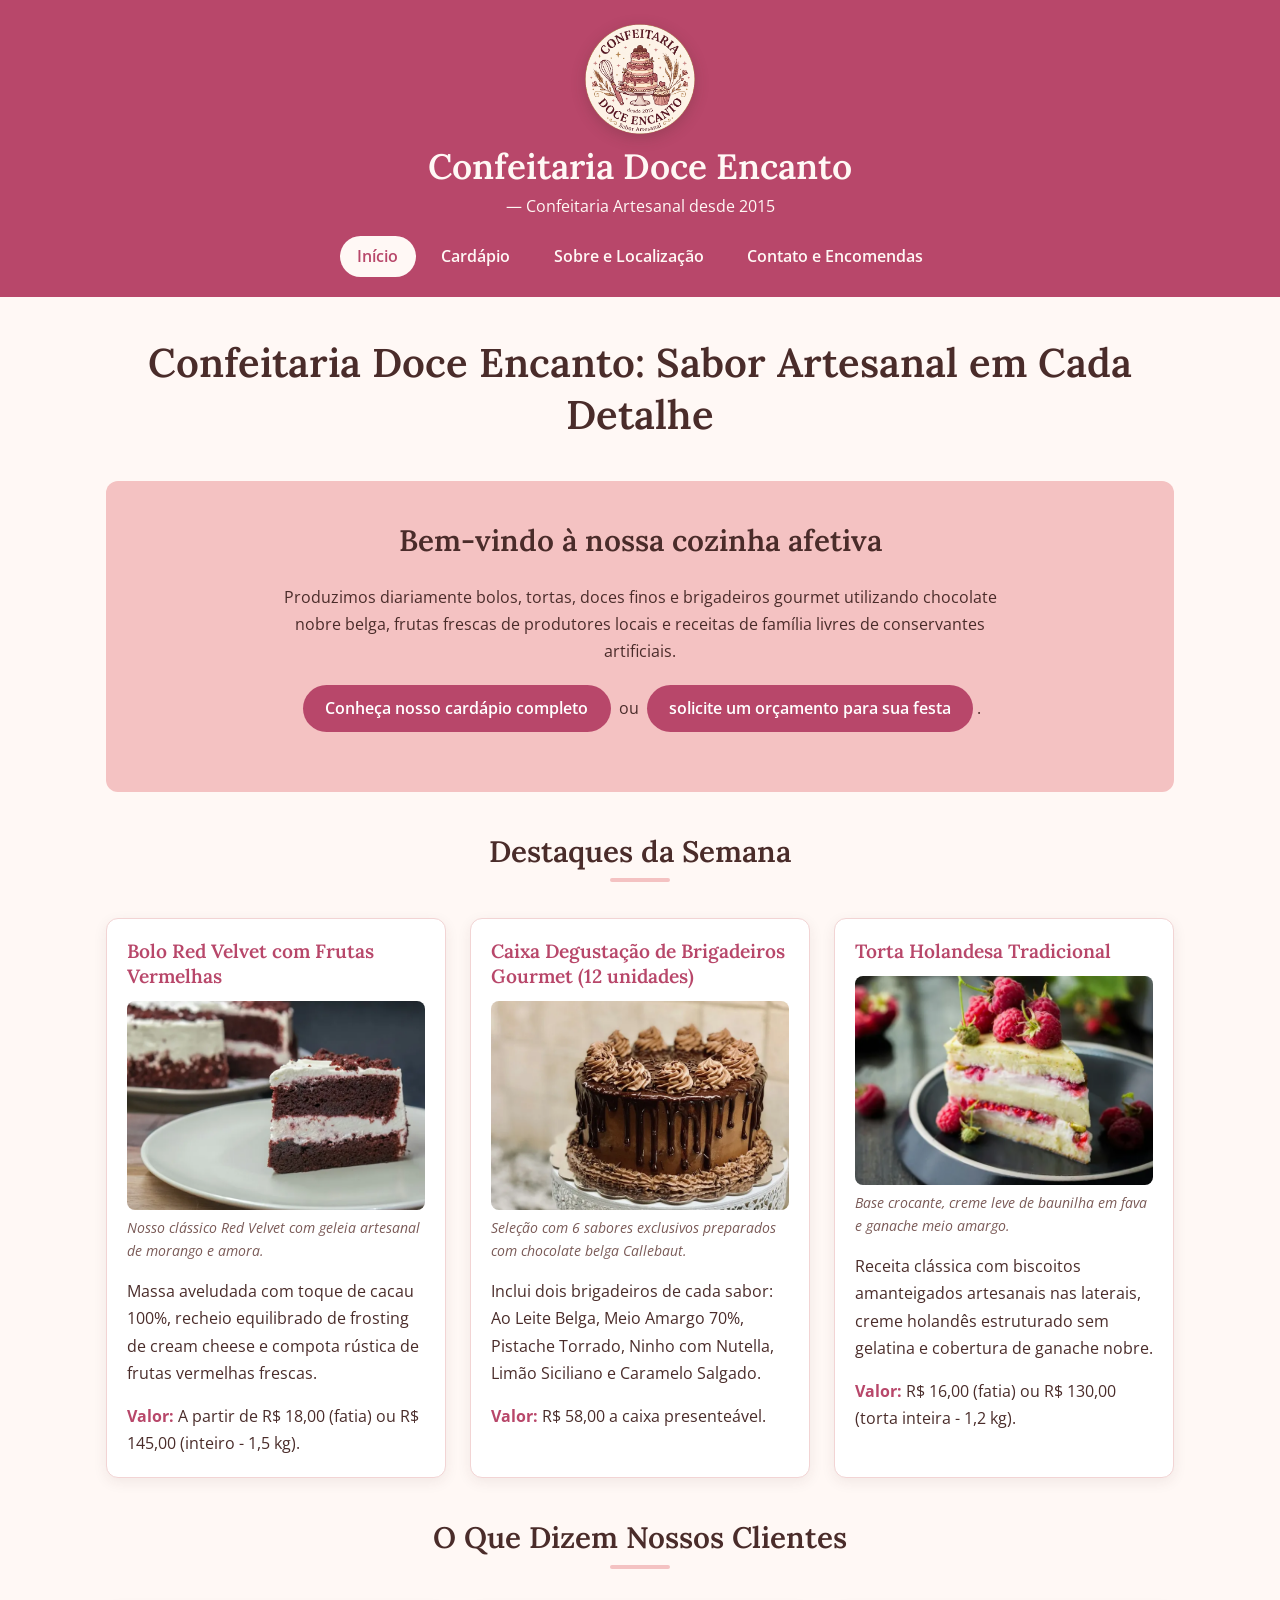
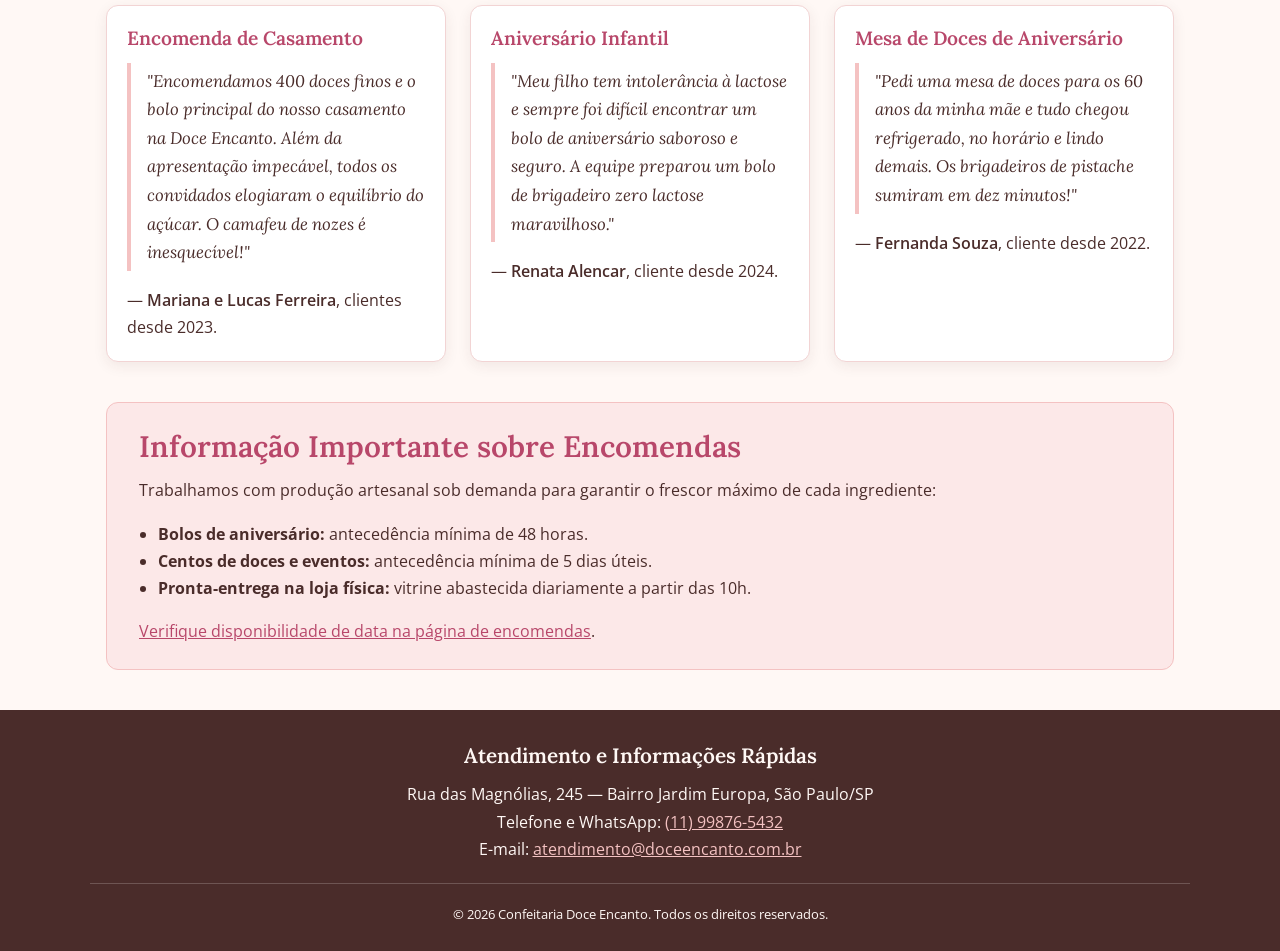
<file: index.html>
<!DOCTYPE html>
<html lang="pt-BR">

<head>
    <meta charset="UTF-8">
    <meta name="viewport" content="width=device-width, initial-scale=1.0">
    <meta name="description"
        content="Confeitaria Doce Encanto: doces artesanais, bolos festivos e brigadeiros gourmet feitos com ingredientes selecionados.">
    <title>Início | Confeitaria Doce Encanto</title>
    <link rel="stylesheet" href="css/style.css">
</head>

<body>
    <a href="#conteudo-principal">Pular para o conteúdo principal</a>

    <header>
        <p><img src="img/logo-doce-encanto.png" alt="Logo da Confeitaria Doce Encanto: bolo de três andares com batedor de claras e cupcake" width="386" height="387"><strong>Confeitaria Doce Encanto</strong> — Confeitaria Artesanal desde 2015</p>
        <nav aria-label="Navegação principal">
            <ul>
                <li><a href="index.html" aria-current="page">Início</a></li>
                <li><a href="cardapio.html">Cardápio</a></li>
                <li><a href="sobre.html">Sobre e Localização</a></li>
                <li><a href="contato.html">Contato e Encomendas</a></li>
            </ul>
        </nav>
    </header>

    <main id="conteudo-principal">
        <h1>Confeitaria Doce Encanto: Sabor Artesanal em Cada Detalhe</h1>

        <section aria-labelledby="titulo-apresentacao">
            <h2 id="titulo-apresentacao">Bem-vindo à nossa cozinha afetiva</h2>
            <p>Produzimos diariamente bolos, tortas, doces finos e brigadeiros gourmet utilizando chocolate nobre belga,
                frutas frescas de produtores locais e receitas de família livres de conservantes artificiais.</p>
            <p><a href="cardapio.html">Conheça nosso cardápio completo</a> ou <a href="contato.html">solicite um
                    orçamento para sua festa</a>.</p>
        </section>

        <section aria-labelledby="titulo-destaques">
            <h2 id="titulo-destaques">Destaques da Semana</h2>

            <article>
                <h3>Bolo Red Velvet com Frutas Vermelhas</h3>
                <figure>
                    <img src="img/bolo-red-velvet.webp"
                        alt="Fatia de bolo Red Velvet em camadas vermelhas intercaladas com recheio branco de cream cheese e decorado com morangos e mirtilos frescos no topo."
                        width="400" height="280">
                    <figcaption>Nosso clássico Red Velvet com geleia artesanal de morango e amora.</figcaption>
                </figure>
                <p>Massa aveludada com toque de cacau 100%, recheio equilibrado de frosting de cream cheese e compota
                    rústica de frutas vermelhas frescas.</p>
                <p><strong>Valor:</strong> A partir de R$ 18,00 (fatia) ou R$ 145,00 (inteiro - 1,5 kg).</p>
            </article>

            <article>
                <h3>Caixa Degustação de Brigadeiros Gourmet (12 unidades)</h3>
                <figure>
                    <img src="img/doces-finos.webp"
                        alt="Doces finos de chocolate e brigadeiros artesanais decorados com confeitos belgas, pistache triturado e avelãs."
                        width="400" height="280">
                    <figcaption>Seleção com 6 sabores exclusivos preparados com chocolate belga Callebaut.</figcaption>
                </figure>
                <p>Inclui dois brigadeiros de cada sabor: Ao Leite Belga, Meio Amargo 70%, Pistache Torrado, Ninho com
                    Nutella, Limão Siciliano e Caramelo Salgado.</p>
                <p><strong>Valor:</strong> R$ 58,00 a caixa presenteável.</p>
            </article>

            <article>
                <h3>Torta Holandesa Tradicional</h3>
                <figure>
                    <img src="img/torta-doce.webp"
                        alt="Fatia de torta doce com base de biscoito amanteigado, creme claro aerado e cobertura brilhante de ganache de chocolate."
                        width="400" height="280">
                    <figcaption>Base crocante, creme leve de baunilha em fava e ganache meio amargo.</figcaption>
                </figure>
                <p>Receita clássica com biscoitos amanteigados artesanais nas laterais, creme holandês estruturado sem
                    gelatina e cobertura de ganache nobre.</p>
                <p><strong>Valor:</strong> R$ 16,00 (fatia) ou R$ 130,00 (torta inteira - 1,2 kg).</p>
            </article>
        </section>

        <section aria-labelledby="titulo-depoimentos">
            <h2 id="titulo-depoimentos">O Que Dizem Nossos Clientes</h2>

            <article>
                <h3>Encomenda de Casamento</h3>
                <blockquote>
                    <p>"Encomendamos 400 doces finos e o bolo principal do nosso casamento na Doce Encanto. Além da
                        apresentação impecável, todos os convidados elogiaram o equilíbrio do açúcar. O camafeu de nozes
                        é inesquecível!"</p>
                </blockquote>
                <p>— <cite>Mariana e Lucas Ferreira</cite>, clientes desde 2023.</p>
            </article>

            <article>
                <h3>Aniversário Infantil</h3>
                <blockquote>
                    <p>"Meu filho tem intolerância à lactose e sempre foi difícil encontrar um bolo de aniversário
                        saboroso e seguro. A equipe preparou um bolo de brigadeiro zero lactose maravilhoso."</p>
                </blockquote>
                <p>— <cite>Renata Alencar</cite>, cliente desde 2024.</p>
            </article>

            <article>
                <h3>Mesa de Doces de Aniversário</h3>
                <blockquote>
                    <p>"Pedi uma mesa de doces para os 60 anos da minha mãe e tudo chegou refrigerado, no horário e
                        lindo demais. Os brigadeiros de pistache sumiram em dez minutos!"</p>
                </blockquote>
                <p>— <cite>Fernanda Souza</cite>, cliente desde 2022.</p>
            </article>
        </section>

        <aside aria-labelledby="titulo-aviso-encomendas">
            <h2 id="titulo-aviso-encomendas">Informação Importante sobre Encomendas</h2>
            <p>Trabalhamos com produção artesanal sob demanda para garantir o frescor máximo de cada ingrediente:</p>
            <ul>
                <li><strong>Bolos de aniversário:</strong> antecedência mínima de 48 horas.</li>
                <li><strong>Centos de doces e eventos:</strong> antecedência mínima de 5 dias úteis.</li>
                <li><strong>Pronta-entrega na loja física:</strong> vitrine abastecida diariamente a partir das 10h.
                </li>
            </ul>
            <p><a href="contato.html">Verifique disponibilidade de data na página de encomendas</a>.</p>
        </aside>
    </main>

    <footer>
        <h2>Atendimento e Informações Rápidas</h2>
        <address>
            Rua das Magnólias, 245 — Bairro Jardim Europa, São Paulo/SP<br>
            Telefone e WhatsApp: <a href="tel:+5511998765432">(11) 99876-5432</a><br>
            E-mail: <a href="mailto:atendimento@doceencanto.com.br">atendimento@doceencanto.com.br</a>
        </address>
        <p><small>&copy; 2026 Confeitaria Doce Encanto. Todos os direitos reservados.</small></p>
    </footer>
</body>

</html>
</file>
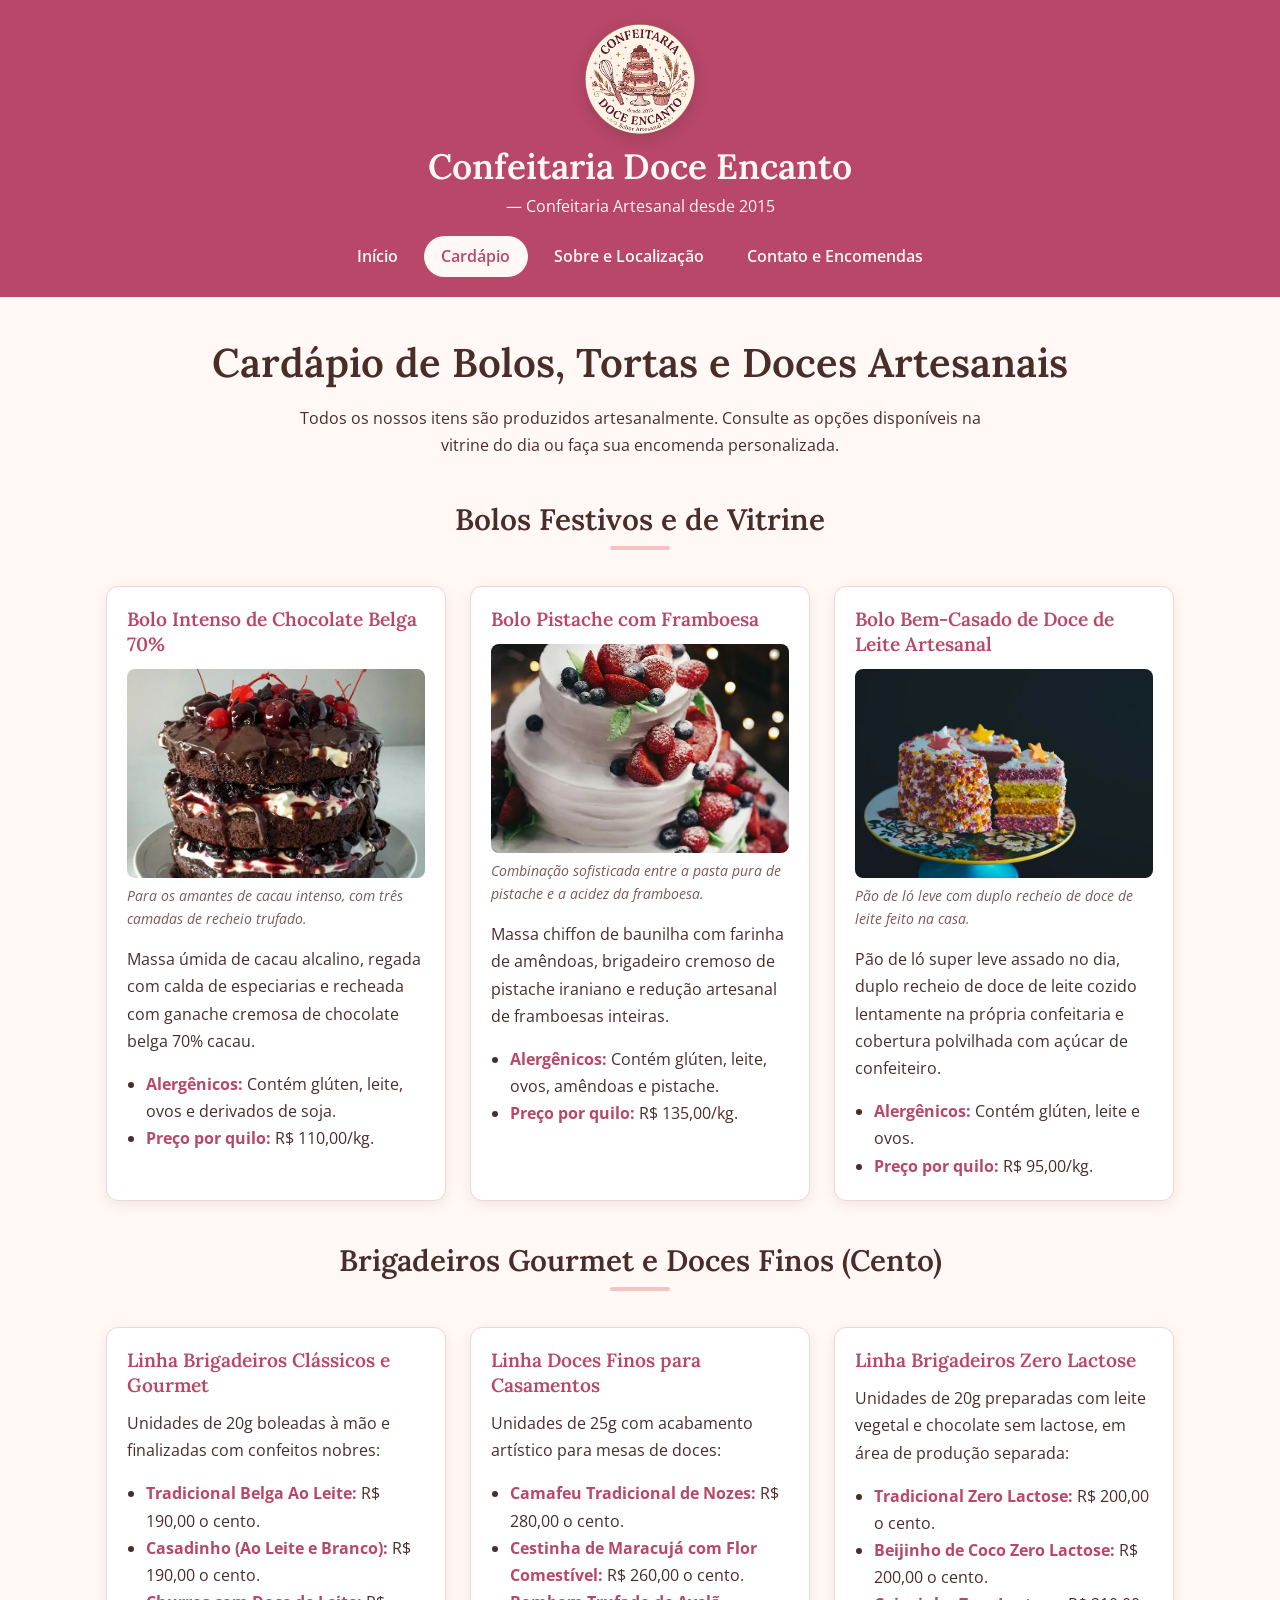
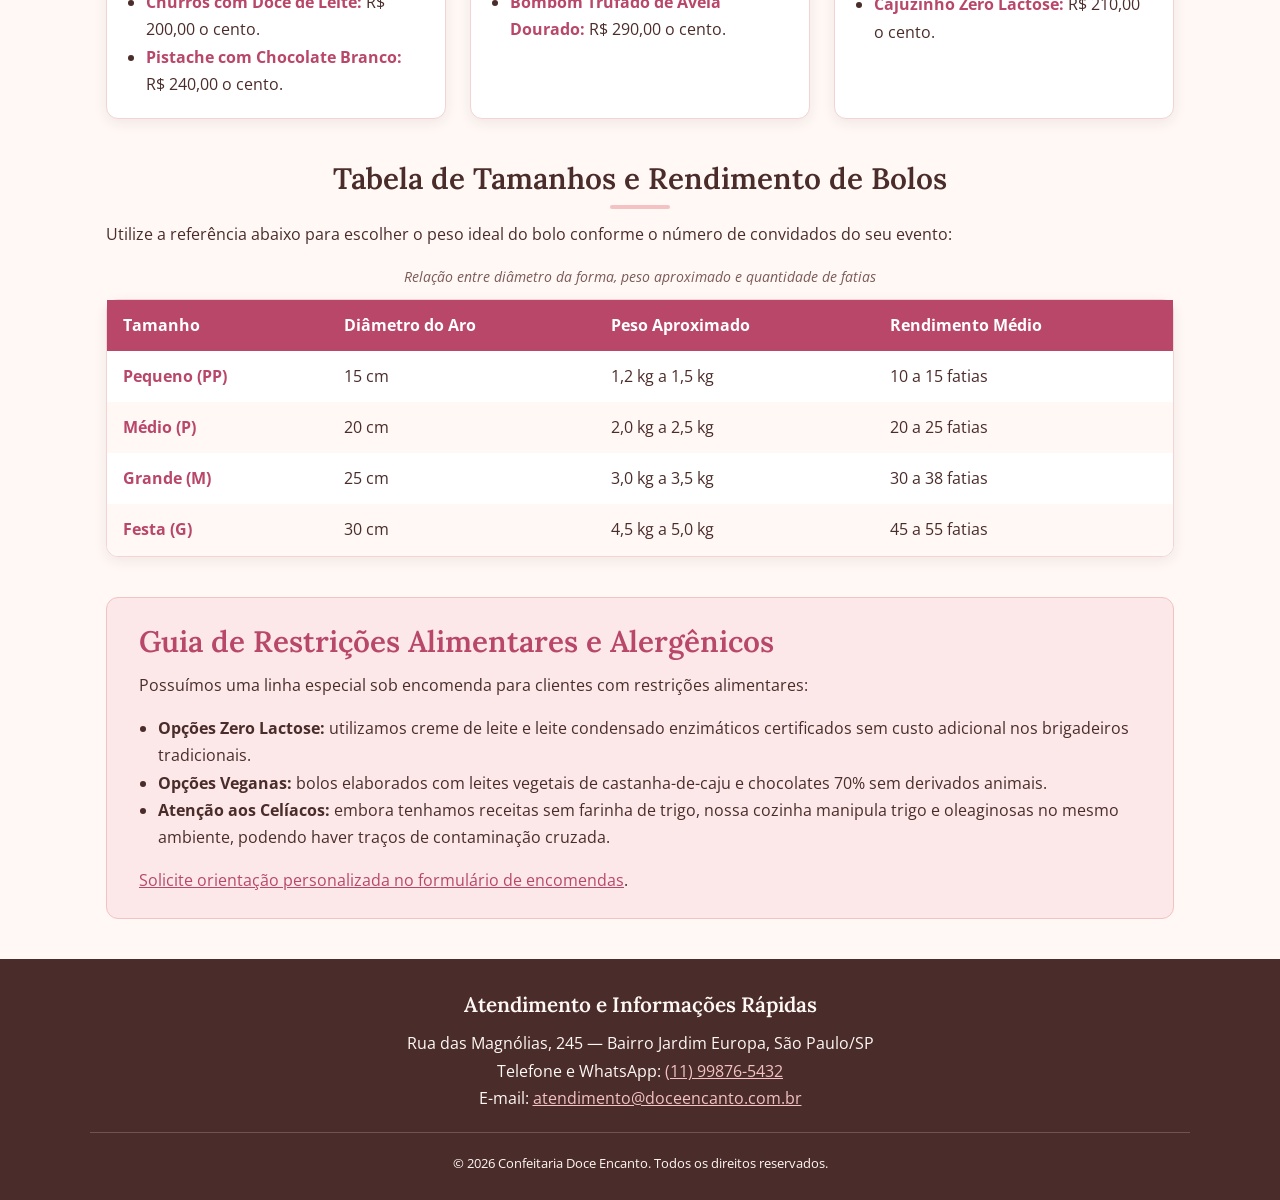
<file: cardapio.html>
<!DOCTYPE html>
<html lang="pt-BR">

<head>
    <meta charset="UTF-8">
    <meta name="viewport" content="width=device-width, initial-scale=1.0">
    <meta name="description"
        content="Confira o cardápio completo da Confeitaria Doce Encanto: bolos festivos, doces finos, brigadeiros gourmet e tabela de tamanhos.">
    <title>Cardápio | Confeitaria Doce Encanto</title>
    <link rel="stylesheet" href="css/style.css">
</head>

<body>
    <a href="#conteudo-principal">Pular para o conteúdo principal</a>

    <header>
        <p><img src="img/logo-doce-encanto.png" alt="Logo da Confeitaria Doce Encanto: bolo de três andares com batedor de claras e cupcake" width="386" height="387"><strong>Confeitaria Doce Encanto</strong> — Confeitaria Artesanal desde 2015</p>
        <nav aria-label="Navegação principal">
            <ul>
                <li><a href="index.html">Início</a></li>
                <li><a href="cardapio.html" aria-current="page">Cardápio</a></li>
                <li><a href="sobre.html">Sobre e Localização</a></li>
                <li><a href="contato.html">Contato e Encomendas</a></li>
            </ul>
        </nav>
    </header>

    <main id="conteudo-principal">
        <h1>Cardápio de Bolos, Tortas e Doces Artesanais</h1>
        <p>Todos os nossos itens são produzidos artesanalmente. Consulte as opções disponíveis na vitrine do dia ou faça
            sua encomenda personalizada.</p>

        <section aria-labelledby="categoria-bolos">
            <h2 id="categoria-bolos">Bolos Festivos e de Vitrine</h2>

            <article>
                <h3>Bolo Intenso de Chocolate Belga 70%</h3>
                <figure>
                    <img src="img/bolo-chocolate.webp"
                        alt="Bolo de chocolate escuro decorado com raspas de chocolate amargo e ganache brilhante no topo."
                        width="400" height="280">
                    <figcaption>Para os amantes de cacau intenso, com três camadas de recheio trufado.</figcaption>
                </figure>
                <p>Massa úmida de cacau alcalino, regada com calda de especiarias e recheada com ganache cremosa de
                    chocolate belga 70% cacau.</p>
                <ul>
                    <li><strong>Alergênicos:</strong> Contém glúten, leite, ovos e derivados de soja.</li>
                    <li><strong>Preço por quilo:</strong> R$ 110,00/kg.</li>
                </ul>
            </article>

            <article>
                <h3>Bolo Pistache com Framboesa</h3>
                <figure>
                    <img src="img/bolo-pistache-framboesa.webp"
                        alt="Bolo confeitado em tom claro decorado com pistaches picados e frutas frescas no topo."
                        width="400" height="280">
                    <figcaption>Combinação sofisticada entre a pasta pura de pistache e a acidez da framboesa.
                    </figcaption>
                </figure>
                <p>Massa chiffon de baunilha com farinha de amêndoas, brigadeiro cremoso de pistache iraniano e redução
                    artesanal de framboesas inteiras.</p>
                <ul>
                    <li><strong>Alergênicos:</strong> Contém glúten, leite, ovos, amêndoas e pistache.</li>
                    <li><strong>Preço por quilo:</strong> R$ 135,00/kg.</li>
                </ul>
            </article>

            <article>
                <h3>Bolo Bem-Casado de Doce de Leite Artesanal</h3>
                <figure>
                    <img src="img/bolo-bem-casado.webp"
                        alt="Fatia de bolo artesanal em camadas de pão de ló e recheio cremoso sobre uma boleira decorada."
                        width="400" height="280">
                    <figcaption>Pão de ló leve com duplo recheio de doce de leite feito na casa.</figcaption>
                </figure>
                <p>Pão de ló super leve assado no dia, duplo recheio de doce de leite cozido lentamente na própria
                    confeitaria e cobertura polvilhada com açúcar de confeiteiro.</p>
                <ul>
                    <li><strong>Alergênicos:</strong> Contém glúten, leite e ovos.</li>
                    <li><strong>Preço por quilo:</strong> R$ 95,00/kg.</li>
                </ul>
            </article>
        </section>

        <section aria-labelledby="categoria-doces">
            <h2 id="categoria-doces">Brigadeiros Gourmet e Doces Finos (Cento)</h2>

            <article>
                <h3>Linha Brigadeiros Clássicos e Gourmet</h3>
                <p>Unidades de 20g boleadas à mão e finalizadas com confeitos nobres:</p>
                <ul>
                    <li><strong>Tradicional Belga Ao Leite:</strong> R$ 190,00 o cento.</li>
                    <li><strong>Casadinho (Ao Leite e Branco):</strong> R$ 190,00 o cento.</li>
                    <li><strong>Churros com Doce de Leite:</strong> R$ 200,00 o cento.</li>
                    <li><strong>Pistache com Chocolate Branco:</strong> R$ 240,00 o cento.</li>
                </ul>
            </article>

            <article>
                <h3>Linha Doces Finos para Casamentos</h3>
                <p>Unidades de 25g com acabamento artístico para mesas de doces:</p>
                <ul>
                    <li><strong>Camafeu Tradicional de Nozes:</strong> R$ 280,00 o cento.</li>
                    <li><strong>Cestinha de Maracujá com Flor Comestível:</strong> R$ 260,00 o cento.</li>
                    <li><strong>Bombom Trufado de Avelã Dourado:</strong> R$ 290,00 o cento.</li>
                </ul>
            </article>

            <article>
                <h3>Linha Brigadeiros Zero Lactose</h3>
                <p>Unidades de 20g preparadas com leite vegetal e chocolate sem lactose, em área de produção separada:</p>
                <ul>
                    <li><strong>Tradicional Zero Lactose:</strong> R$ 200,00 o cento.</li>
                    <li><strong>Beijinho de Coco Zero Lactose:</strong> R$ 200,00 o cento.</li>
                    <li><strong>Cajuzinho Zero Lactose:</strong> R$ 210,00 o cento.</li>
                </ul>
            </article>
        </section>

        <section aria-labelledby="tabela-rendimento">
            <h2 id="tabela-rendimento">Tabela de Tamanhos e Rendimento de Bolos</h2>
            <p>Utilize a referência abaixo para escolher o peso ideal do bolo conforme o número de convidados do seu
                evento:</p>
            <table>
                <caption>Relação entre diâmetro da forma, peso aproximado e quantidade de fatias</caption>
                <thead>
                    <tr>
                        <th scope="col">Tamanho</th>
                        <th scope="col">Diâmetro do Aro</th>
                        <th scope="col">Peso Aproximado</th>
                        <th scope="col">Rendimento Médio</th>
                    </tr>
                </thead>
                <tbody>
                    <tr>
                        <th scope="row">Pequeno (PP)</th>
                        <td>15 cm</td>
                        <td>1,2 kg a 1,5 kg</td>
                        <td>10 a 15 fatias</td>
                    </tr>
                    <tr>
                        <th scope="row">Médio (P)</th>
                        <td>20 cm</td>
                        <td>2,0 kg a 2,5 kg</td>
                        <td>20 a 25 fatias</td>
                    </tr>
                    <tr>
                        <th scope="row">Grande (M)</th>
                        <td>25 cm</td>
                        <td>3,0 kg a 3,5 kg</td>
                        <td>30 a 38 fatias</td>
                    </tr>
                    <tr>
                        <th scope="row">Festa (G)</th>
                        <td>30 cm</td>
                        <td>4,5 kg a 5,0 kg</td>
                        <td>45 a 55 fatias</td>
                    </tr>
                </tbody>
            </table>
        </section>

        <aside aria-labelledby="titulo-restricoes">
            <h2 id="titulo-restricoes">Guia de Restrições Alimentares e Alergênicos</h2>
            <p>Possuímos uma linha especial sob encomenda para clientes com restrições alimentares:</p>
            <ul>
                <li><strong>Opções Zero Lactose:</strong> utilizamos creme de leite e leite condensado enzimáticos
                    certificados sem custo adicional nos brigadeiros tradicionais.</li>
                <li><strong>Opções Veganas:</strong> bolos elaborados com leites vegetais de castanha-de-caju e
                    chocolates 70% sem derivados animais.</li>
                <li><strong>Atenção aos Celíacos:</strong> embora tenhamos receitas sem farinha de trigo, nossa cozinha
                    manipula trigo e oleaginosas no mesmo ambiente, podendo haver traços de contaminação cruzada.</li>
            </ul>
            <p><a href="contato.html">Solicite orientação personalizada no formulário de encomendas</a>.</p>
        </aside>
    </main>

    <footer>
        <h2>Atendimento e Informações Rápidas</h2>
        <address>
            Rua das Magnólias, 245 — Bairro Jardim Europa, São Paulo/SP<br>
            Telefone e WhatsApp: <a href="tel:+5511998765432">(11) 99876-5432</a><br>
            E-mail: <a href="mailto:atendimento@doceencanto.com.br">atendimento@doceencanto.com.br</a>
        </address>
        <p><small>&copy; 2026 Confeitaria Doce Encanto. Todos os direitos reservados.</small></p>
    </footer>
</body>

</html>
</file>
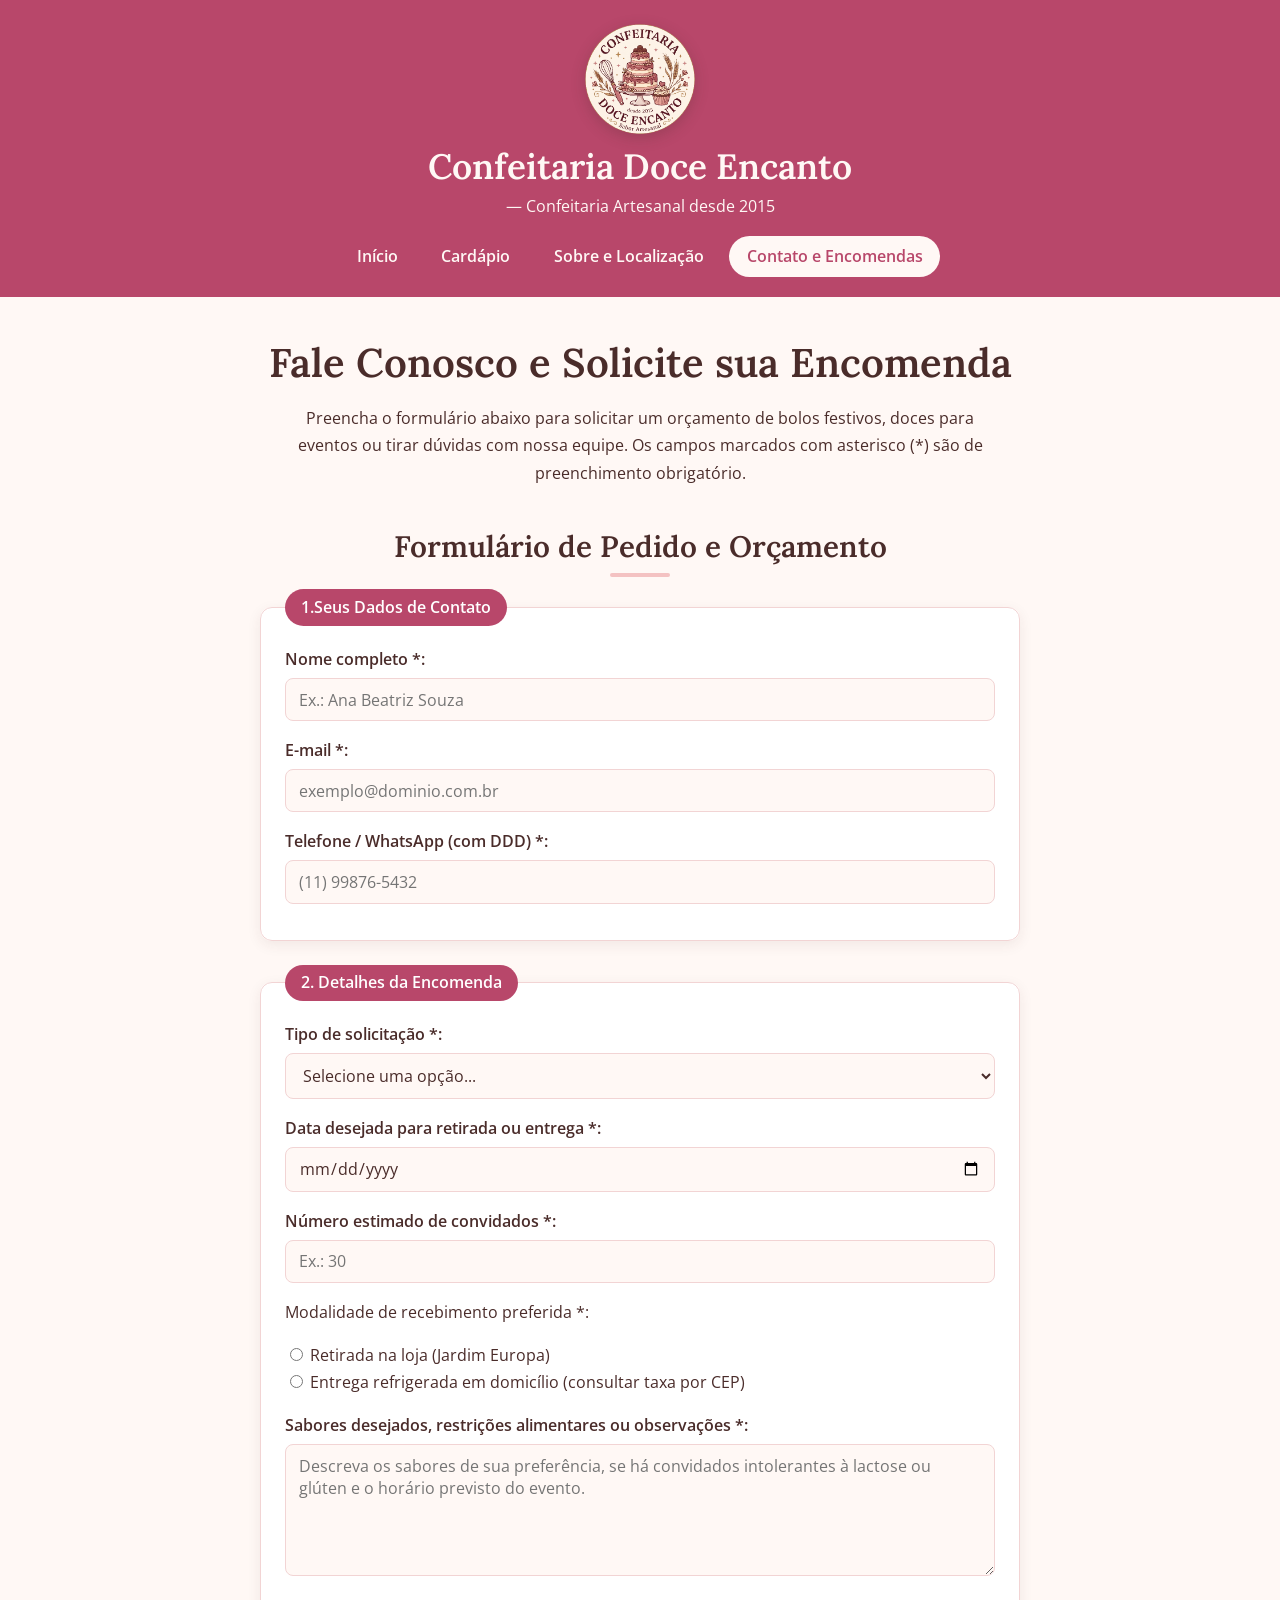
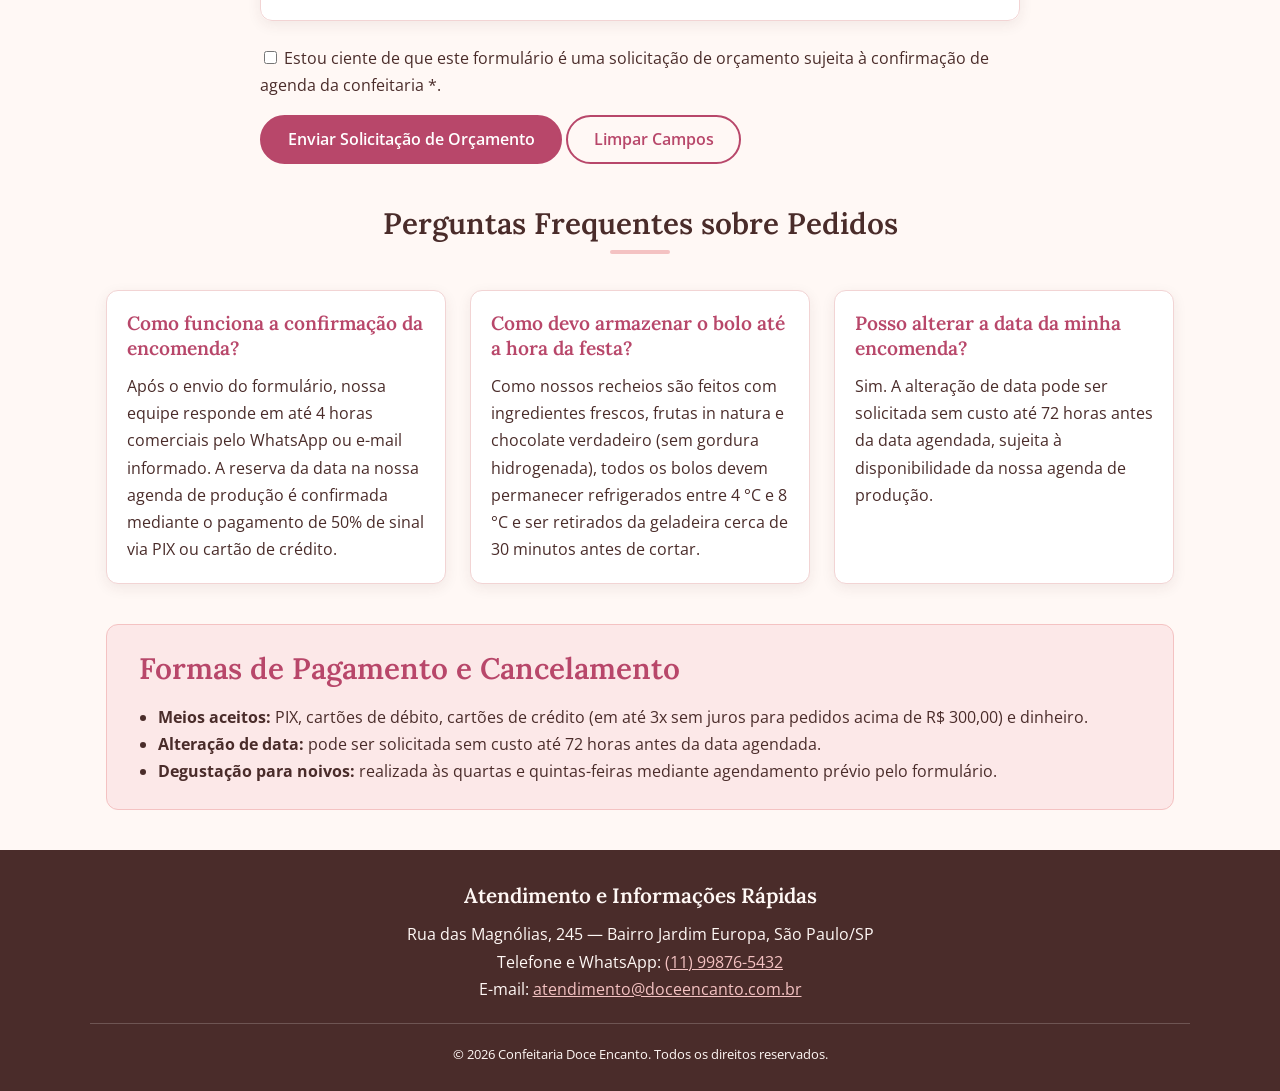
<file: contato.html>
<!DOCTYPE html>
<html lang="pt-BR">

<head>
    <meta charset="UTF-8">
    <meta name="viewport" content="width=device-width, initial-scale=1.0">
    <meta name="description"
        content="Solicite seu orçamento ou faça sua encomenda de bolos e doces na Confeitaria Doce Encanto.">
    <title>Contato e Encomendas | Confeitaria Doce Encanto</title>
    <link rel="stylesheet" href="css/style.css">
</head>

<body>
    <a href="#conteudo-principal">Pular para o conteúdo principal</a>

    <header>
        <p><img src="img/logo-doce-encanto.png" alt="Logo da Confeitaria Doce Encanto: bolo de três andares com batedor de claras e cupcake" width="386" height="387"><strong>Confeitaria Doce Encanto</strong> — Confeitaria Artesanal desde 2015</p>
        <nav aria-label="Navegação principal">
            <ul>
                <li><a href="index.html">Início</a></li>
                <li><a href="cardapio.html">Cardápio</a></li>
                <li><a href="sobre.html">Sobre e Localização</a></li>
                <li><a href="contato.html" aria-current="page">Contato e Encomendas</a></li>
            </ul>
        </nav>
    </header>

    <main id="conteudo-principal">
        <h1>Fale Conosco e Solicite sua Encomenda</h1>
        <p>Preencha o formulário abaixo para solicitar um orçamento de bolos festivos, doces para eventos ou tirar
            dúvidas com nossa equipe. Os campos marcados com asterisco (*) são de preenchimento obrigatório.</p>

        <section aria-labelledby="titulo-formulario">
            <h2 id="titulo-formulario">Formulário de Pedido e Orçamento</h2>

            <form action="#" method="post">
                <fieldset>
                    <legend>1.Seus Dados de Contato</legend>

                    <p>
                        <label for="nome-completo">Nome completo *:</label><br>
                        <input type="text" id="nome-completo" name="nome_completo" required minlength="3"
                            maxlength="100" autocomplete="name" placeholder="Ex.: Ana Beatriz Souza">
                    </p>

                    <p>
                        <label for="email-cliente">E-mail *:</label><br>
                        <input type="email" id="email-cliente" name="email_cliente" required autocomplete="email"
                            placeholder="exemplo@dominio.com.br">
                    </p>

                    <p>
                        <label for="telefone-cliente">Telefone / WhatsApp (com DDD) *:</label><br>
                        <input type="tel" id="telefone-cliente" name="telefone_cliente" required
                            pattern="^\(?\d{2}\)?\s?\d{4,5}-?\d{4}$"
                            title="Informe um telefone válido com DDD, como (11) 99876-5432" autocomplete="tel"
                            placeholder="(11) 99876-5432">
                    </p>
                </fieldset>

                <fieldset>
                    <legend>2. Detalhes da Encomenda</legend>

                    <p>
                        <label for="tipo-evento">Tipo de solicitação *:</label><br>
                        <select id="tipo-evento" name="tipo_evento" required>
                            <option value="">Selecione uma opção...</option>
                            <option value="bolo-aniversario">Bolo de Aniversário / Comemoração</option>
                            <option value="doces-festa">Cento de Brigadeiros e Doces Finos</option>
                            <option value="casamento">Degustação e Orçamento para Casamento</option>
                            <option value="corporativo">Kit Corporativo / Presente</option>
                            <option value="duvida">Dúvida Geral ou Sugestão</option>
                        </select>
                    </p>

                    <p>
                        <label for="data-entrega">Data desejada para retirada ou entrega *:</label><br>
                        <input type="date" id="data-entrega" name="data_entrega" required>
                    </p>

                    <p>
                        <label for="quantidade-convidados">Número estimado de convidados *:</label><br>
                        <input type="number" id="quantidade-convidados" name="quantidade_convidados" required min="1"
                            max="1000" placeholder="Ex.: 30">
                    </p>

                    <p>Modalidade de recebimento preferida *:</p>
                    <ul>
                        <li>
                            <input type="radio" id="modalidade-retirada" name="modalidade" value="retirada" required>
                            <label for="modalidade-retirada">Retirada na loja (Jardim Europa)</label>
                        </li>
                        <li>
                            <input type="radio" id="modalidade-entrega" name="modalidade" value="entrega">
                            <label for="modalidade-entrega">Entrega refrigerada em domicílio (consultar taxa por
                                CEP)</label>
                        </li>
                    </ul>

                    <p>
                        <label for="mensagem-detalhes">Sabores desejados, restrições alimentares ou observações
                            *:</label><br>
                        <textarea id="mensagem-detalhes" name="mensagem_detalhes" rows="5" cols="40" required
                            minlength="10" maxlength="800"
                            placeholder="Descreva os sabores de sua preferência, se há convidados intolerantes à lactose ou glúten e o horário previsto do evento."></textarea>
                    </p>
                </fieldset>

                <p>
                    <input type="checkbox" id="aceite-politica" name="aceite_politica" required>
                    <label for="aceite-politica">Estou ciente de que este formulário é uma solicitação de orçamento
                        sujeita à confirmação de agenda da confeitaria *.</label>
                </p>

                <p>
                    <button type="submit">Enviar Solicitação de Orçamento</button>
                    <button type="reset">Limpar Campos</button>
                </p>
            </form>
        </section>

        <section aria-labelledby="titulo-faq">
            <h2 id="titulo-faq">Perguntas Frequentes sobre Pedidos</h2>

            <article>
                <h3>Como funciona a confirmação da encomenda?</h3>
                <p>Após o envio do formulário, nossa equipe responde em até 4 horas comerciais pelo WhatsApp ou e-mail
                    informado. A reserva da data na nossa agenda de produção é confirmada mediante o pagamento de 50% de
                    sinal via PIX ou cartão de crédito.</p>
            </article>

            <article>
                <h3>Como devo armazenar o bolo até a hora da festa?</h3>
                <p>Como nossos recheios são feitos com ingredientes frescos, frutas in natura e chocolate verdadeiro
                    (sem gordura hidrogenada), todos os bolos devem permanecer refrigerados entre 4 °C e 8 °C e ser
                    retirados da geladeira cerca de 30 minutos antes de cortar.</p>
            </article>

            <article>
                <h3>Posso alterar a data da minha encomenda?</h3>
                <p>Sim. A alteração de data pode ser solicitada sem custo até 72 horas antes da data agendada, sujeita
                    à disponibilidade da nossa agenda de produção.</p>
            </article>
        </section>

        <aside aria-labelledby="titulo-politica-pagamento">
            <h2 id="titulo-politica-pagamento">Formas de Pagamento e Cancelamento</h2>
            <ul>
                <li><strong>Meios aceitos:</strong> PIX, cartões de débito, cartões de crédito (em até 3x sem juros para
                    pedidos acima de R$ 300,00) e dinheiro.</li>
                <li><strong>Alteração de data:</strong> pode ser solicitada sem custo até 72 horas antes da data
                    agendada.</li>
                <li><strong>Degustação para noivos:</strong> realizada às quartas e quintas-feiras mediante agendamento
                    prévio pelo formulário.</li>
            </ul>
        </aside>
    </main>

    <footer>
        <h2>Atendimento e Informações Rápidas</h2>
        <address>
            Rua das Magnólias, 245 — Bairro Jardim Europa, São Paulo/SP<br>
            Telefone e WhatsApp: <a href="tel:+5511998765432">(11) 99876-5432</a><br>
            E-mail: <a href="mailto:atendimento@doceencanto.com.br">atendimento@doceencanto.com.br</a>
        </address>
        <p><small>&copy; 2026 Confeitaria Doce Encanto. Todos os direitos reservados.</small></p>
    </footer>
</body>

</html>
</file>
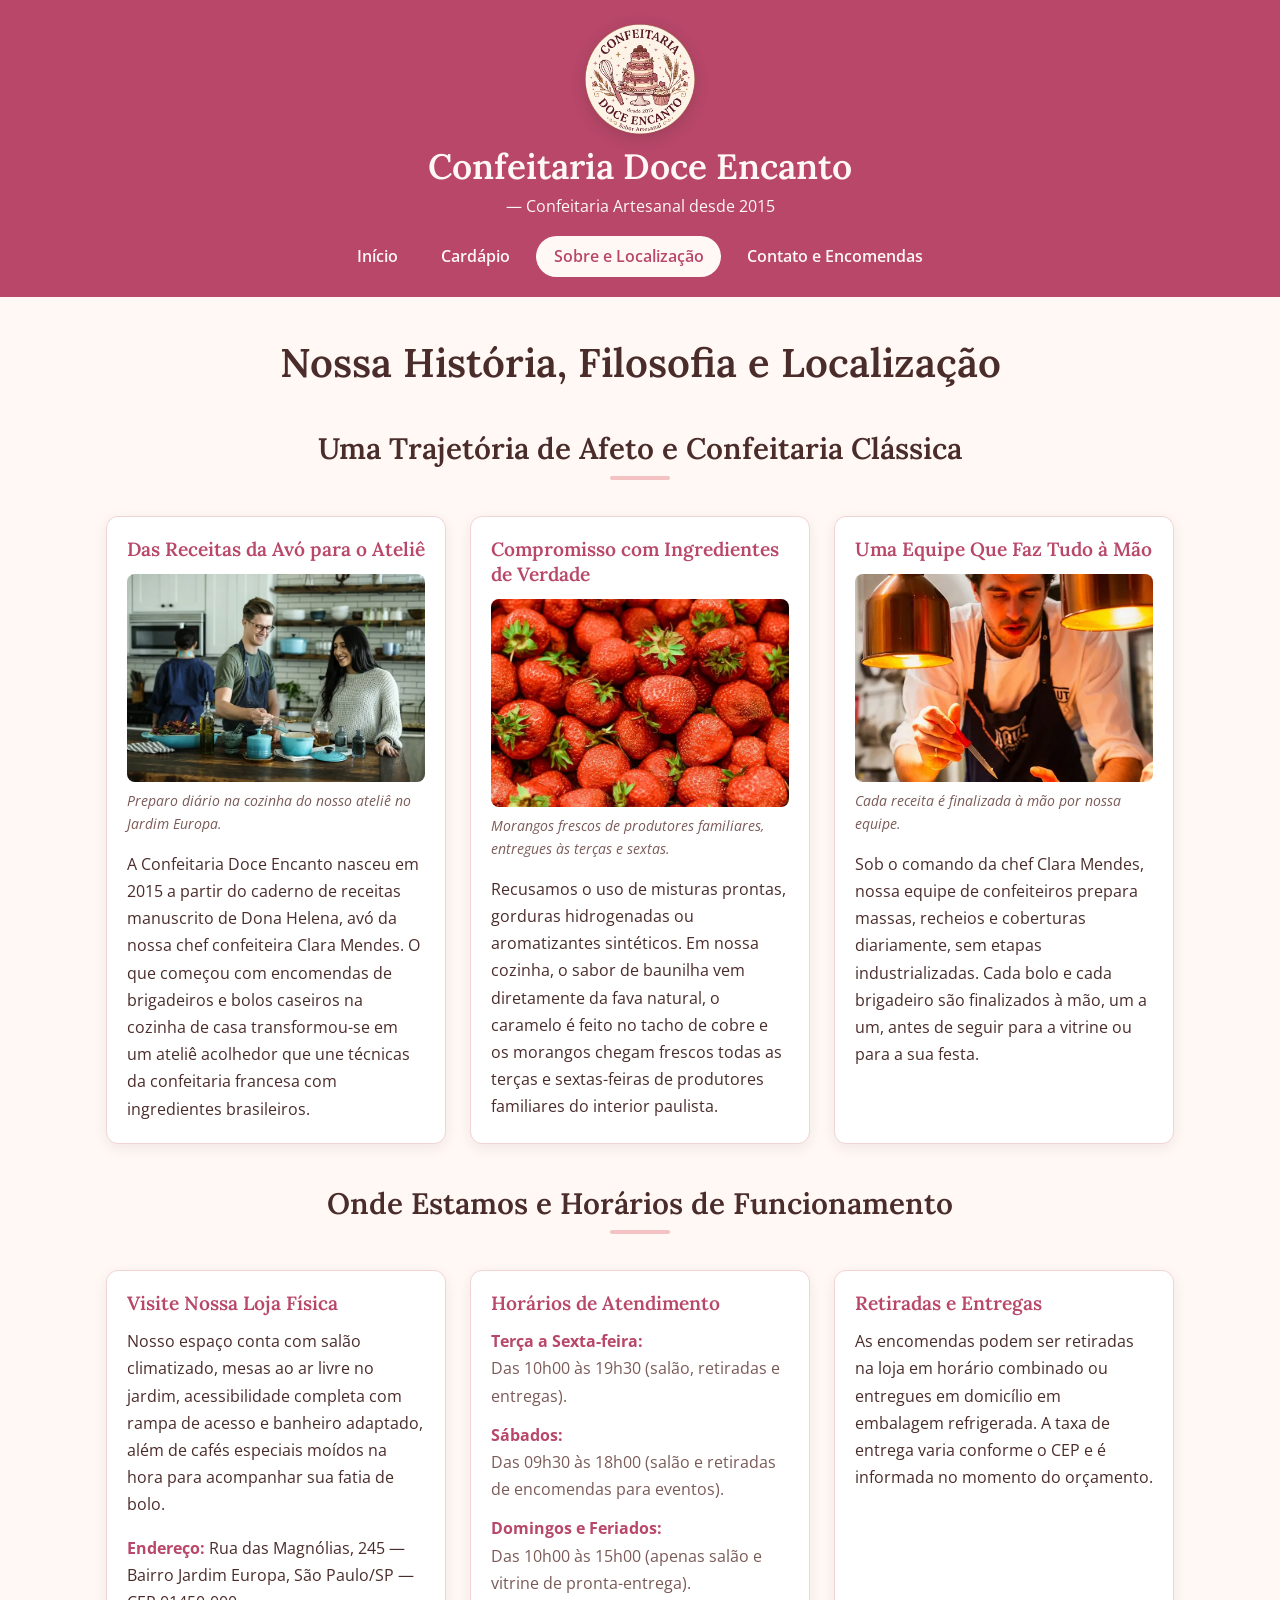
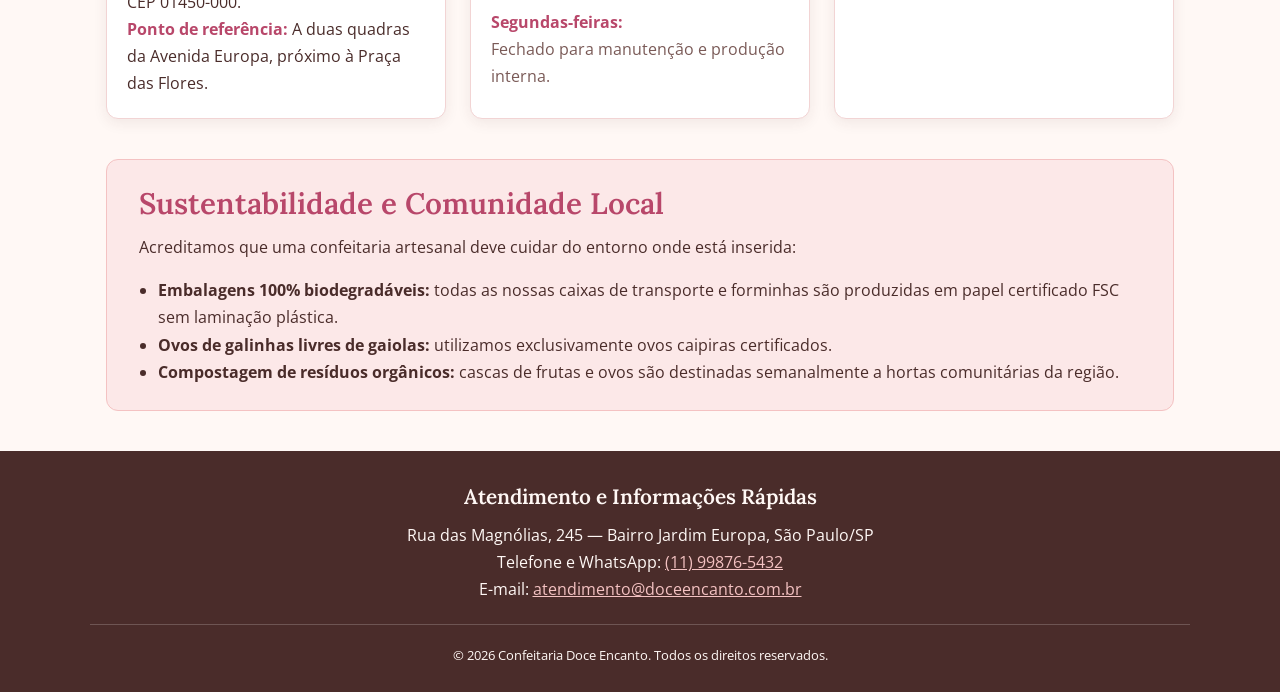
<file: sobre.html>
<!DOCTYPE html>
<html lang="pt-BR">

<head>
    <meta charset="UTF-8">
    <meta name="viewport" content="width=device-width, initial-scale=1.0">
    <meta name="description"
        content="Conheça a história da Confeitaria Doce Encanto, nossa equipe, horário de funcionamento e endereço em São Paulo.">
    <title>Sobre e Localização | Confeitaria Doce Encanto</title>
    <link rel="stylesheet" href="css/style.css">
</head>

<body>
    <a href="#conteudo-principal">Pular para o conteúdo principal</a>

    <header>
        <p><img src="img/logo-doce-encanto.png" alt="Logo da Confeitaria Doce Encanto: bolo de três andares com batedor de claras e cupcake" width="386" height="387"><strong>Confeitaria Doce Encanto</strong> — Confeitaria Artesanal desde 2015</p>
        <nav aria-label="Navegação principal">
            <ul>
                <li><a href="index.html">Início</a></li>
                <li><a href="cardapio.html">Cardápio</a></li>
                <li><a href="sobre.html" aria-current="page">Sobre e Localização</a></li>
                <li><a href="contato.html">Contato e Encomendas</a></li>
            </ul>
        </nav>
    </header>

    <main id="conteudo-principal">
        <h1>Nossa História, Filosofia e Localização</h1>

        <section aria-labelledby="titulo-historia">
            <h2 id="titulo-historia">Uma Trajetória de Afeto e Confeitaria Clássica</h2>

            <article>
                <h3>Das Receitas da Avó para o Ateliê</h3>
                <figure>
                    <img src="img/confeiteira-preparando-massa.webp"
                        alt="Confeiteira polvilhando farinha sobre uma bancada de madeira enquanto prepara massa artesanal."
                        width="400" height="280">
                    <figcaption>Preparo diário na cozinha do nosso ateliê no Jardim Europa.</figcaption>
                </figure>
                <p>A Confeitaria Doce Encanto nasceu em 2015 a partir do caderno de receitas manuscrito de Dona Helena,
                    avó da nossa chef confeiteira Clara Mendes. O que começou com encomendas de brigadeiros e bolos
                    caseiros na cozinha de casa transformou-se em um ateliê acolhedor que une técnicas da confeitaria
                    francesa com ingredientes brasileiros.</p>
            </article>

            <article>
                <h3>Compromisso com Ingredientes de Verdade</h3>
                <figure>
                    <img src="img/morangos-frescos.webp"
                        alt="Morangos frescos e vermelhos amontoados, recém-colhidos."
                        width="400" height="280">
                    <figcaption>Morangos frescos de produtores familiares, entregues às terças e sextas.</figcaption>
                </figure>
                <p>Recusamos o uso de misturas prontas, gorduras hidrogenadas ou aromatizantes sintéticos. Em nossa
                    cozinha, o sabor de baunilha vem diretamente da fava natural, o caramelo é feito no tacho de cobre e
                    os morangos chegam frescos todas as terças e sextas-feiras de produtores familiares do interior
                    paulista.</p>
            </article>

            <article>
                <h3>Uma Equipe Que Faz Tudo à Mão</h3>
                <figure>
                    <img src="img/equipe-confeiteiros.webp"
                        alt="Confeiteiro de avental finalizando um prato com delicadeza sob a luz de um balcão de cozinha."
                        width="400" height="280">
                    <figcaption>Cada receita é finalizada à mão por nossa equipe.</figcaption>
                </figure>
                <p>Sob o comando da chef Clara Mendes, nossa equipe de confeiteiros prepara massas, recheios e
                    coberturas diariamente, sem etapas industrializadas. Cada bolo e cada brigadeiro são finalizados à
                    mão, um a um, antes de seguir para a vitrine ou para a sua festa.</p>
            </article>
        </section>

        <section aria-labelledby="titulo-localizacao">
            <h2 id="titulo-localizacao">Onde Estamos e Horários de Funcionamento</h2>

            <article>
                <h3>Visite Nossa Loja Física</h3>
                <p>Nosso espaço conta com salão climatizado, mesas ao ar livre no jardim, acessibilidade completa com
                    rampa de acesso e banheiro adaptado, além de cafés especiais moídos na hora para acompanhar sua
                    fatia de bolo.</p>
                <address>
                    <strong>Endereço:</strong> Rua das Magnólias, 245 — Bairro Jardim Europa, São Paulo/SP — CEP
                    01450-000.<br>
                    <strong>Ponto de referência:</strong> A duas quadras da Avenida Europa, próximo à Praça das Flores.
                </address>
            </article>

            <article>
                <h3>Horários de Atendimento</h3>
                <dl>
                    <dt><strong>Terça a Sexta-feira:</strong></dt>
                    <dd>Das 10h00 às 19h30 (salão, retiradas e entregas).</dd>

                    <dt><strong>Sábados:</strong></dt>
                    <dd>Das 09h30 às 18h00 (salão e retiradas de encomendas para eventos).</dd>

                    <dt><strong>Domingos e Feriados:</strong></dt>
                    <dd>Das 10h00 às 15h00 (apenas salão e vitrine de pronta-entrega).</dd>

                    <dt><strong>Segundas-feiras:</strong></dt>
                    <dd>Fechado para manutenção e produção interna.</dd>
                </dl>
            </article>

            <article>
                <h3>Retiradas e Entregas</h3>
                <p>As encomendas podem ser retiradas na loja em horário combinado ou entregues em domicílio em
                    embalagem refrigerada. A taxa de entrega varia conforme o CEP e é informada no momento do
                    orçamento.</p>
            </article>
        </section>

        <aside aria-labelledby="titulo-sustentabilidade">
            <h2 id="titulo-sustentabilidade">Sustentabilidade e Comunidade Local</h2>
            <p>Acreditamos que uma confeitaria artesanal deve cuidar do entorno onde está inserida:</p>
            <ul>
                <li><strong>Embalagens 100% biodegradáveis:</strong> todas as nossas caixas de transporte e forminhas
                    são produzidas em papel certificado FSC sem laminação plástica.</li>
                <li><strong>Ovos de galinhas livres de gaiolas:</strong> utilizamos exclusivamente ovos caipiras
                    certificados.</li>
                <li><strong>Compostagem de resíduos orgânicos:</strong> cascas de frutas e ovos são destinadas
                    semanalmente a hortas comunitárias da região.</li>
            </ul>
        </aside>
    </main>

    <footer>
        <h2>Atendimento e Informações Rápidas</h2>
        <address>
            Rua das Magnólias, 245 — Bairro Jardim Europa, São Paulo/SP<br>
            Telefone e WhatsApp: <a href="tel:+5511998765432">(11) 99876-5432</a><br>
            E-mail: <a href="mailto:atendimento@doceencanto.com.br">atendimento@doceencanto.com.br</a>
        </address>
        <p><small>&copy; 2026 Confeitaria Doce Encanto. Todos os direitos reservados.</small></p>
    </footer>
</body>

</html>
</file>
<file: css/style.css>
@import url("https://fonts.googleapis.com/css2?family=Lora:ital,wght@0,600;1,400&family=Open+Sans:wght@400;600&display=swap");

/* ==========================================================================
   Confeitaria Doce Encanto — folha de estilos única
   Paleta A (Morango e creme) · Layout clássico centralizado
   ========================================================================== */

/* 1. TOKENS ---------------------------------------------------------------- */
:root {
    --cor-primaria: #B8476A;
    --cor-primaria-escura: #963655;
    --cor-rosa-claro: #F4C2C2;
    --cor-rosa-suave: #FCE8E8;
    --cor-creme: #FFF8F5;
    --cor-branco: #FFFFFF;
    --cor-texto: #4A2C2A;
    --cor-texto-suave: #7A5A57;
    --cor-borda: #F2D4D4;

    --fonte-titulo: "Lora", Georgia, serif;
    --fonte-texto: "Open Sans", Arial, sans-serif;

    --raio-card: 12px;
    --raio-campo: 8px;
    --raio-pilula: 999px;
    --sombra-card: 0 4px 14px rgba(74, 44, 42, 0.08);
    --sombra-card-hover: 0 8px 22px rgba(74, 44, 42, 0.14);
    --largura-max: 1100px;
    --espaco: 1.5rem;
}

/* 2. BASE ------------------------------------------------------------------ */
*,
*::before,
*::after {
    box-sizing: border-box;
}

body {
    margin: 0;
    background: var(--cor-creme);
    color: var(--cor-texto);
    font-family: var(--fonte-texto);
    font-weight: 400;
    font-size: 1rem;
    line-height: 1.7;
}

h1,
h2,
h3 {
    font-family: var(--fonte-titulo);
    font-weight: 600;
    line-height: 1.3;
    margin: 0 0 0.75rem;
}

h1 {
    font-size: clamp(1.75rem, 4vw, 2.5rem);
    text-align: center;
    margin: 1.5rem 0 1rem;
}

h2 {
    font-size: clamp(1.4rem, 3vw, 1.85rem);
}

h3 {
    font-size: 1.2rem;
}

p {
    margin: 0 0 1rem;
}

a {
    color: var(--cor-primaria);
}

a:hover {
    color: var(--cor-primaria-escura);
}

img {
    max-width: 100%;
    height: auto;
}

:focus-visible {
    outline: 3px solid var(--cor-primaria);
    outline-offset: 2px;
}

/* 3. LINK DE ACESSIBILIDADE ------------------------------------------------ */
body > a:first-child {
    position: absolute;
    top: -100px;
    left: 1rem;
    z-index: 100;
    background: var(--cor-branco);
    color: var(--cor-primaria);
    padding: 0.5rem 1rem;
    border-radius: var(--raio-campo);
    font-weight: 600;
}

body > a:first-child:focus {
    top: 0.5rem;
}

/* 4. CABEÇALHO ------------------------------------------------------------- */
header {
    background: var(--cor-primaria);
    color: var(--cor-creme);
    text-align: center;
    padding: 1.5rem 1rem 1.25rem;
}

header > p {
    margin: 0 0 1rem;
}

header > p img {
    display: block;
    width: 110px;
    height: auto;
    margin: 0 auto 0.75rem;
    border-radius: 50%;
    box-shadow: 0 4px 14px rgba(74, 44, 42, 0.25);
}

header > p strong {
    display: block;
    font-family: var(--fonte-titulo);
    font-weight: 600;
    font-size: clamp(1.6rem, 4vw, 2.2rem);
    line-height: 1.2;
    margin-bottom: 0.25rem;
}

header nav ul {
    list-style: none;
    margin: 0;
    padding: 0;
    display: flex;
    flex-wrap: wrap;
    justify-content: center;
    gap: 0.5rem;
}

header nav a {
    display: inline-block;
    padding: 0.45rem 1.1rem;
    border-radius: var(--raio-pilula);
    color: var(--cor-creme);
    text-decoration: none;
    font-weight: 600;
    transition: background-color 0.2s;
}

header nav a:hover {
    background: var(--cor-primaria-escura);
    color: var(--cor-creme);
}

header nav a[aria-current="page"] {
    background: var(--cor-creme);
    color: var(--cor-primaria);
}

header :focus-visible {
    outline-color: var(--cor-creme);
}

/* 5. ÁREA PRINCIPAL -------------------------------------------------------- */
main {
    max-width: var(--largura-max);
    margin: 0 auto;
    padding: 1rem 1rem 2.5rem;
}

main > section,
main > aside {
    margin-top: 2.5rem;
}

main > p {
    text-align: center;
    max-width: 720px;
    margin-left: auto;
    margin-right: auto;
}

main > section > h2 {
    text-align: center;
}

main > section > h2::after {
    content: "";
    display: block;
    width: 60px;
    height: 4px;
    margin: 0.5rem auto 0;
    background: var(--cor-rosa-claro);
    border-radius: var(--raio-pilula);
}

/* 6. BANNER DE BOAS-VINDAS ------------------------------------------------- */
section[aria-labelledby="titulo-apresentacao"] {
    background: var(--cor-rosa-claro);
    border-radius: var(--raio-card);
    padding: 2.5rem 1.5rem;
    text-align: center;
}

section[aria-labelledby="titulo-apresentacao"] > p {
    max-width: 720px;
    margin-left: auto;
    margin-right: auto;
}

section[aria-labelledby="titulo-apresentacao"] a {
    display: inline-block;
    margin: 0.25rem;
    padding: 0.6rem 1.4rem;
    border-radius: var(--raio-pilula);
    background: var(--cor-primaria);
    color: var(--cor-branco);
    font-weight: 600;
    text-decoration: none;
    transition: background-color 0.2s;
}

section[aria-labelledby="titulo-apresentacao"] a:hover {
    background: var(--cor-primaria-escura);
    color: var(--cor-branco);
}

/* 7. GRADE DE CARDS -------------------------------------------------------- */
main > section:has(> article) {
    display: grid;
    grid-template-columns: repeat(auto-fit, minmax(280px, 1fr));
    gap: var(--espaco);
}

main > section:has(> article) > h2,
main > section:has(> article) > p {
    grid-column: 1 / -1;
}

/* 8. CARD ------------------------------------------------------------------ */
article {
    background: var(--cor-branco);
    border: 1px solid var(--cor-borda);
    border-radius: var(--raio-card);
    box-shadow: var(--sombra-card);
    padding: 1.25rem;
    transition: transform 0.2s, box-shadow 0.2s;
}

article:hover {
    transform: translateY(-3px);
    box-shadow: var(--sombra-card-hover);
}

article h3 {
    color: var(--cor-primaria);
}

article figure {
    margin: 0 0 1rem;
}

article figure img {
    display: block;
    width: 100%;
    height: auto;
    aspect-ratio: 10 / 7;
    object-fit: cover;
    border-radius: var(--raio-campo);
}

figcaption,
caption {
    font-style: italic;
    font-size: 0.85rem;
    color: var(--cor-texto-suave);
}

figcaption {
    margin-top: 0.4rem;
}

article strong {
    color: var(--cor-primaria);
}

article ul {
    margin: 0 0 1rem;
    padding-left: 1.2rem;
}

article > :last-child {
    margin-bottom: 0;
}

/* 9. DEPOIMENTOS ----------------------------------------------------------- */
blockquote {
    margin: 0 0 1rem;
    padding: 0.25rem 0 0.25rem 1rem;
    border-left: 4px solid var(--cor-rosa-claro);
    font-family: var(--fonte-titulo);
    font-style: italic;
    font-size: 1.05rem;
}

blockquote p {
    margin: 0;
}

cite {
    font-weight: 600;
    font-style: normal;
}

/* 10. CAIXA DE AVISO ------------------------------------------------------- */
aside {
    background: var(--cor-rosa-suave);
    border: 1px solid var(--cor-rosa-claro);
    border-radius: var(--raio-card);
    padding: 1.5rem 2rem;
}

aside h2 {
    color: var(--cor-primaria);
}

aside ul {
    padding-left: 1.2rem;
}

aside > :last-child {
    margin-bottom: 0;
}

/* 11. TABELA --------------------------------------------------------------- */
table {
    width: 100%;
    border-collapse: separate;
    border-spacing: 0;
    background: var(--cor-branco);
    border: 1px solid var(--cor-borda);
    border-radius: var(--raio-card);
    overflow: hidden;
    box-shadow: var(--sombra-card);
}

caption {
    caption-side: top;
    text-align: center;
    font-size: 0.9rem;
    padding-bottom: 0.6rem;
}

th,
td {
    padding: 0.75rem 1rem;
    text-align: left;
}

thead th {
    background: var(--cor-primaria);
    color: var(--cor-branco);
}

tbody tr:nth-child(even) {
    background: var(--cor-creme);
}

tbody th {
    color: var(--cor-primaria);
}

/* 12. LISTA DE HORÁRIOS ---------------------------------------------------- */
dl {
    margin: 0;
}

dt {
    font-weight: 700;
    margin-top: 0.75rem;
}

dt:first-child {
    margin-top: 0;
}

dd {
    margin: 0;
    color: var(--cor-texto-suave);
}

address {
    font-style: normal;
}

/* 13. FORMULÁRIO ----------------------------------------------------------- */
form {
    max-width: 760px;
    margin: 0 auto;
}

fieldset {
    background: var(--cor-branco);
    border: 1px solid var(--cor-borda);
    border-radius: var(--raio-card);
    box-shadow: var(--sombra-card);
    padding: 1.25rem 1.5rem;
    margin: 0 0 var(--espaco);
}

legend {
    background: var(--cor-primaria);
    color: var(--cor-branco);
    font-weight: 600;
    padding: 0.3rem 1rem;
    border-radius: var(--raio-pilula);
}

label {
    font-weight: 600;
}

input[type="text"],
input[type="email"],
input[type="tel"],
input[type="date"],
input[type="number"],
select,
textarea {
    width: 100%;
    margin-top: 0.3rem;
    padding: 0.6rem 0.8rem;
    background: var(--cor-creme);
    color: var(--cor-texto);
    border: 1px solid var(--cor-borda);
    border-radius: var(--raio-campo);
    font-family: inherit;
    font-size: 1rem;
}

textarea {
    resize: vertical;
}

input:focus,
select:focus,
textarea:focus {
    outline: none;
    border-color: var(--cor-primaria);
    box-shadow: 0 0 0 3px rgba(184, 71, 106, 0.25);
}

input[type="radio"],
input[type="checkbox"] {
    accent-color: var(--cor-primaria);
}

fieldset ul {
    list-style: none;
    padding: 0;
    margin: 0 0 1rem;
}

label:has(+ input),
input[type="radio"] + label,
input[type="checkbox"] + label {
    font-weight: 400;
}

button {
    font-family: inherit;
    font-size: 1rem;
    font-weight: 600;
    padding: 0.7rem 1.6rem;
    border-radius: var(--raio-pilula);
    border: 2px solid var(--cor-primaria);
    cursor: pointer;
    transition: background-color 0.2s, color 0.2s;
}

/* 14. BOTÕES --------------------------------------------------------------- */
button[type="submit"] {
    background: var(--cor-primaria);
    color: var(--cor-branco);
}

button[type="submit"]:hover {
    background: var(--cor-primaria-escura);
    border-color: var(--cor-primaria-escura);
}

button[type="reset"] {
    background: transparent;
    color: var(--cor-primaria);
}

button[type="reset"]:hover {
    background: var(--cor-rosa-suave);
}

/* 15. RODAPÉ --------------------------------------------------------------- */
footer {
    background: var(--cor-texto);
    color: var(--cor-creme);
    text-align: center;
    padding: 2rem 1rem 1.5rem;
}

footer h2 {
    font-size: 1.3rem;
}

footer a {
    color: var(--cor-rosa-claro);
}

footer a:hover {
    color: var(--cor-branco);
}

footer p {
    margin: 1.25rem auto 0;
    padding-top: 1rem;
    max-width: var(--largura-max);
    border-top: 1px solid rgba(255, 248, 245, 0.2);
}

/* 16. RESPONSIVO ----------------------------------------------------------- */
@media (max-width: 600px) {
    :root {
        --espaco: 1rem;
    }

    header > p img {
        width: 88px;
    }

    header nav a {
        padding: 0.35rem 0.8rem;
        font-size: 0.9rem;
    }

    section[aria-labelledby="titulo-apresentacao"] {
        padding: 1.5rem 1rem;
    }

    aside {
        padding: 1.25rem 1rem;
    }

    th,
    td {
        padding: 0.5rem 0.6rem;
        font-size: 0.85rem;
    }

    button {
        width: 100%;
        margin-bottom: 0.5rem;
    }
}
</file>
